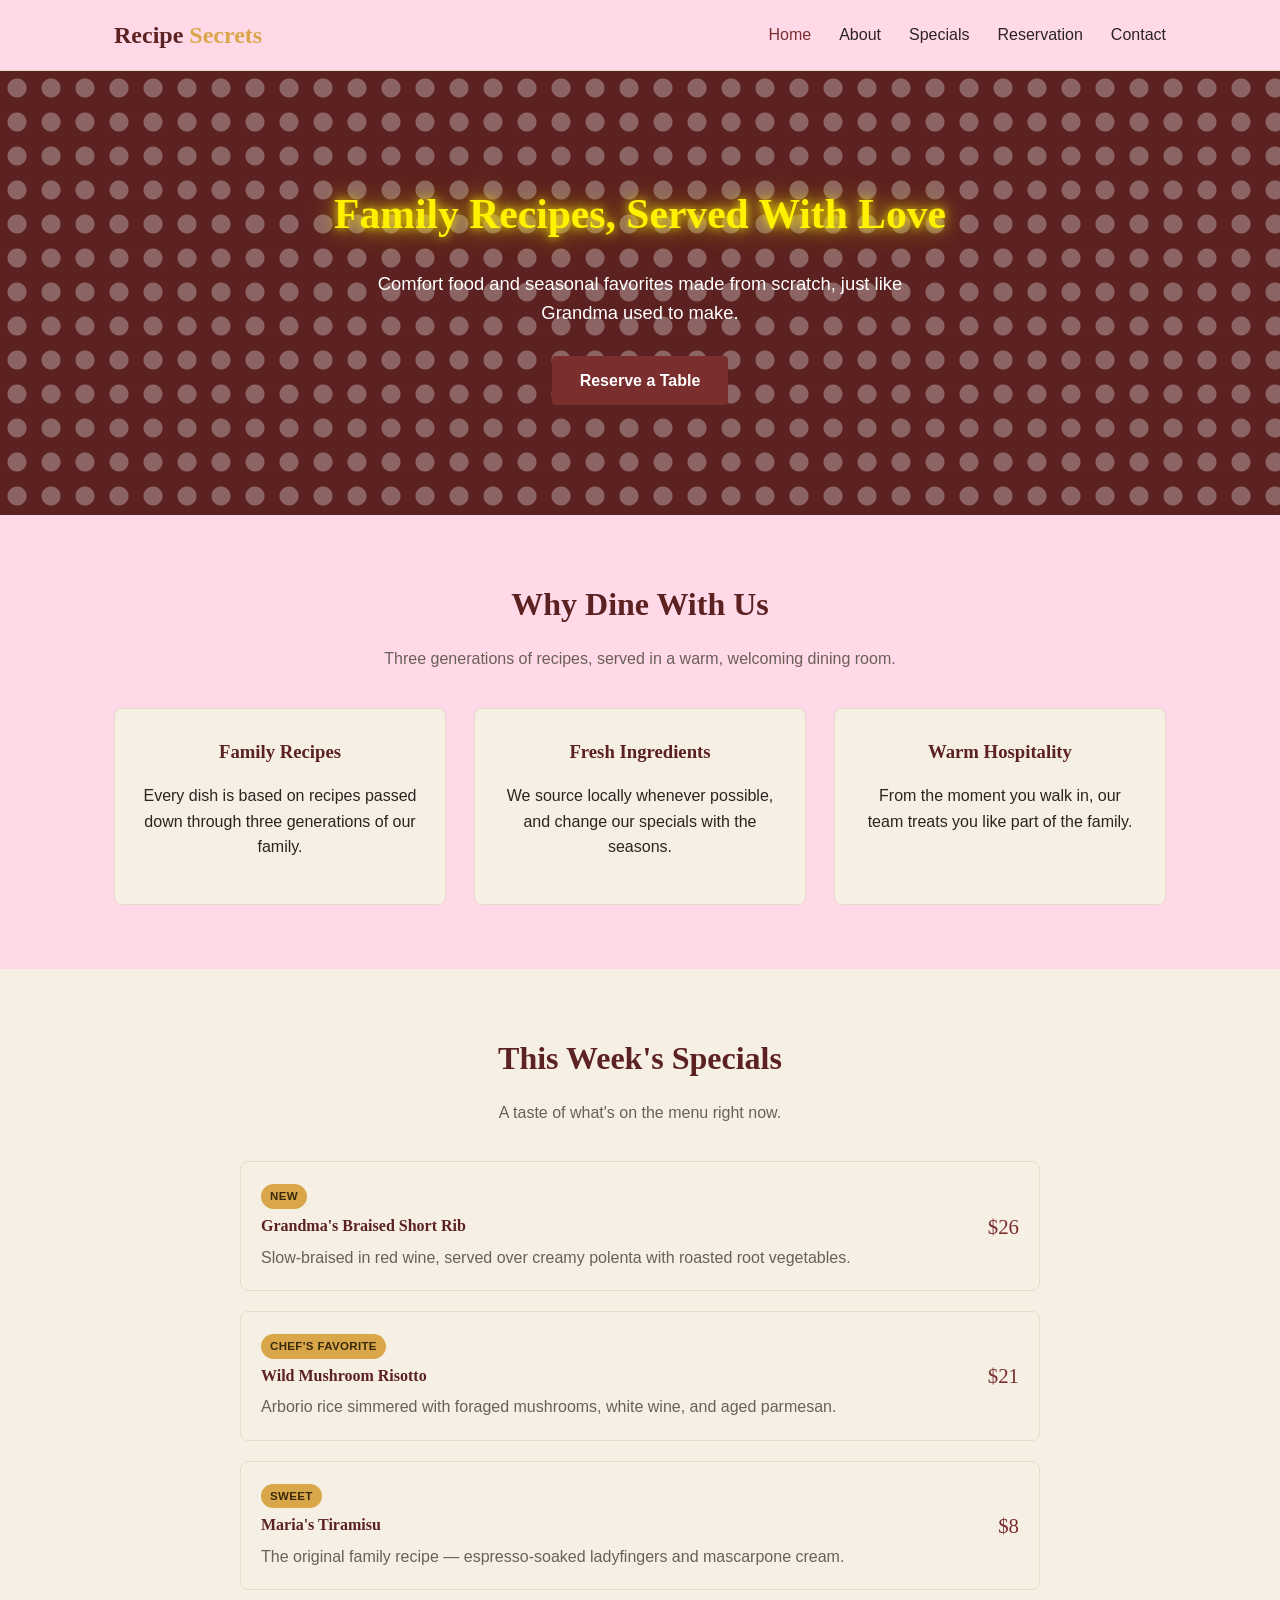
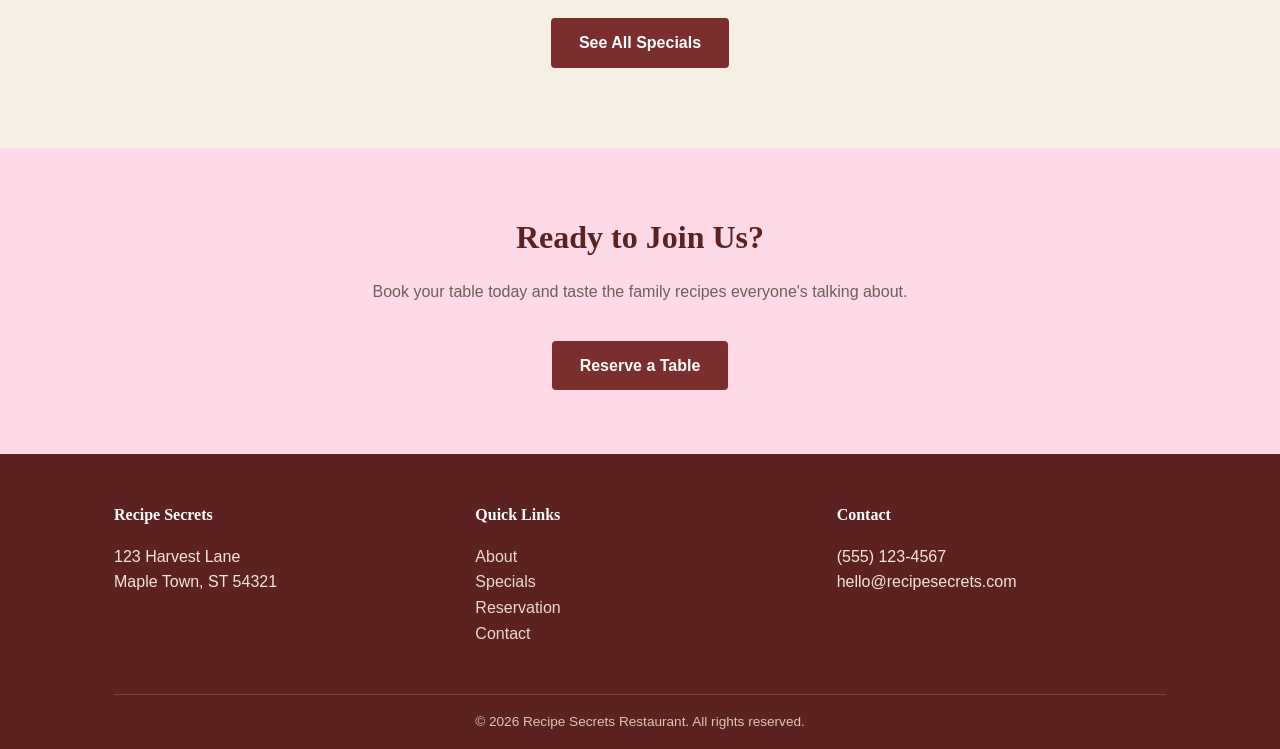
<file: index.html>
<!DOCTYPE html>
<html lang="en">
<head>
<meta charset="UTF-8">
<meta name="viewport" content="width=device-width, initial-scale=1.0">
<title>Recipe Secrets Restaurant | Home</title>
<link rel="stylesheet" href="css/style.css">
</head>
<body>

<header class="site-header">
  <nav class="nav">
    <a href="index.html" class="brand">Recipe <span>Secrets</span></a>
    <button class="nav-toggle" aria-label="Toggle menu">&#9776;</button>
    <ul class="nav-links">
      <li><a href="index.html" class="active">Home</a></li>
      <li><a href="about.html">About</a></li>
      <li><a href="specials.html">Specials</a></li>
      <li><a href="reservation.html">Reservation</a></li>
      <li><a href="contact.html">Contact</a></li>
    </ul>
  </nav>
</header>

<section class="hero">
  <div class="container">
    <h1>Family Recipes, Served With Love</h1>
    <p>Comfort food and seasonal favorites made from scratch, just like Grandma used to make.</p>
    <a href="reservation.html" class="btn">Reserve a Table</a>
  </div>
</section>

<section>
  <div class="container">
    <h2 class="section-title">Why Dine With Us</h2>
    <p class="section-subtitle">Three generations of recipes, served in a warm, welcoming dining room.</p>
    <div class="card-grid">
      <div class="card">
        <h3>Family Recipes</h3>
        <p>Every dish is based on recipes passed down through three generations of our family.</p>
      </div>
      <div class="card">
        <h3>Fresh Ingredients</h3>
        <p>We source locally whenever possible, and change our specials with the seasons.</p>
      </div>
      <div class="card">
        <h3>Warm Hospitality</h3>
        <p>From the moment you walk in, our team treats you like part of the family.</p>
      </div>
    </div>
  </div>
</section>

<section class="bg-alt">
  <div class="container">
    <h2 class="section-title">This Week's Specials</h2>
    <p class="section-subtitle">A taste of what's on the menu right now.</p>
    <div class="menu-list">
      <div class="menu-item">
        <div>
          <span class="badge">New</span>
          <h4>Grandma's Braised Short Rib</h4>
          <p>Slow-braised in red wine, served over creamy polenta with roasted root vegetables.</p>
        </div>
        <div class="price">$26</div>
      </div>
      <div class="menu-item">
        <div>
          <span class="badge">Chef's Favorite</span>
          <h4>Wild Mushroom Risotto</h4>
          <p>Arborio rice simmered with foraged mushrooms, white wine, and aged parmesan.</p>
        </div>
        <div class="price">$21</div>
      </div>
      <div class="menu-item">
        <div>
          <span class="badge">Sweet</span>
          <h4>Maria's Tiramisu</h4>
          <p>The original family recipe &mdash; espresso-soaked ladyfingers and mascarpone cream.</p>
        </div>
        <div class="price">$8</div>
      </div>
    </div>
    <p style="text-align:center; margin-top:28px;"><a href="specials.html" class="btn">See All Specials</a></p>
  </div>
</section>

<section style="text-align:center;">
  <div class="container">
    <h2 class="section-title">Ready to Join Us?</h2>
    <p class="section-subtitle">Book your table today and taste the family recipes everyone's talking about.</p>
    <a href="reservation.html" class="btn">Reserve a Table</a>
  </div>
</section>

<footer class="site-footer">
  <div class="container">
    <div class="footer-grid">
      <div>
        <h4>Recipe Secrets</h4>
        <p>123 Harvest Lane<br>Maple Town, ST 54321</p>
      </div>
      <div>
        <h4>Quick Links</h4>
        <p><a href="about.html">About</a><br>
        <a href="specials.html">Specials</a><br>
        <a href="reservation.html">Reservation</a><br>
        <a href="contact.html">Contact</a></p>
      </div>
      <div>
        <h4>Contact</h4>
        <p>(555) 123-4567<br>hello@recipesecrets.com</p>
      </div>
    </div>
    <div class="footer-bottom">&copy; 2026 Recipe Secrets Restaurant. All rights reserved.</div>
  </div>
</footer>

<script src="js/main.js"></script>
</body>
</html>
</file>
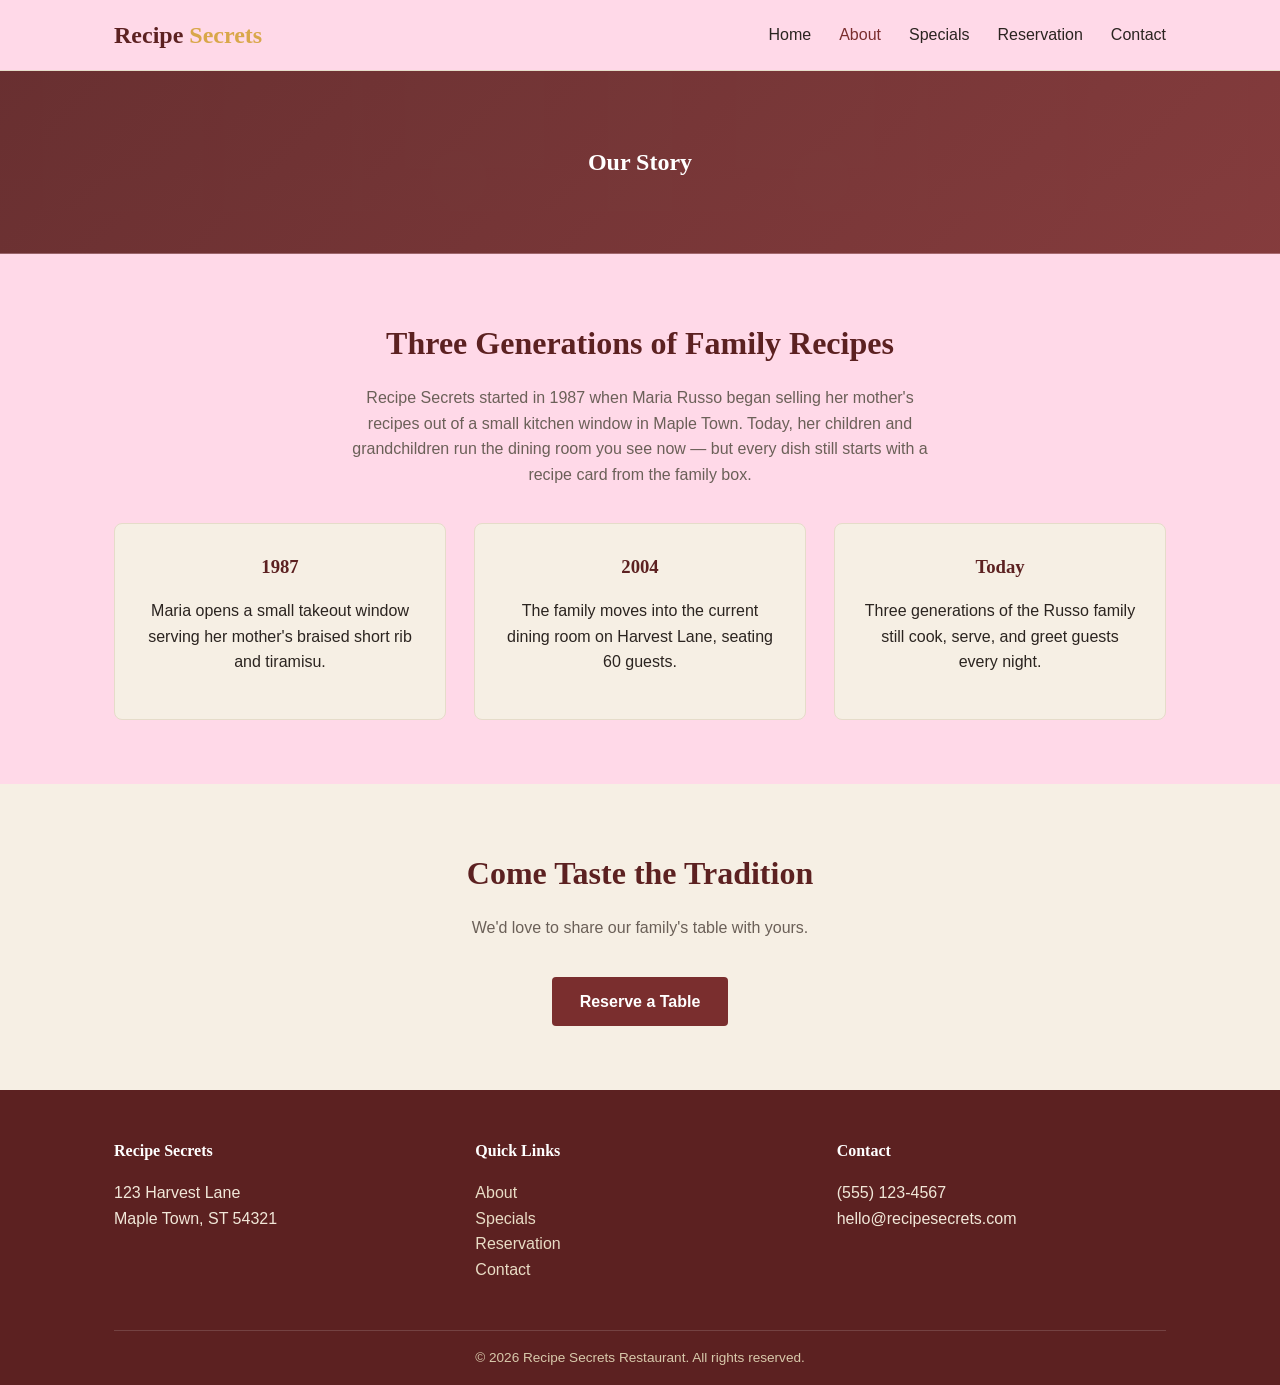
<file: about.html>
<!DOCTYPE html>
<html lang="en">
<head>
<meta charset="UTF-8">
<meta name="viewport" content="width=device-width, initial-scale=1.0">
<title>Recipe Secrets Restaurant | About</title>
<link rel="stylesheet" href="css/style.css">
</head>
<body>

<header class="site-header">
  <nav class="nav">
    <a href="index.html" class="brand">Recipe <span>Secrets</span></a>
    <button class="nav-toggle" aria-label="Toggle menu">&#9776;</button>
    <ul class="nav-links">
      <li><a href="index.html">Home</a></li>
      <li><a href="about.html" class="active">About</a></li>
      <li><a href="specials.html">Specials</a></li>
      <li><a href="reservation.html">Reservation</a></li>
      <li><a href="contact.html">Contact</a></li>
    </ul>
  </nav>
</header>

<section class="page-hero">
  <div class="container"><h1>Our Story</h1></div>
</section>

<section>
  <div class="container">
    <h2 class="section-title">Three Generations of Family Recipes</h2>
    <p class="section-subtitle">
      Recipe Secrets started in 1987 when Maria Russo began selling her mother's recipes out of a
      small kitchen window in Maple Town. Today, her children and grandchildren run the dining room
      you see now &mdash; but every dish still starts with a recipe card from the family box.
    </p>
    <div class="card-grid">
      <div class="card">
        <h3>1987</h3>
        <p>Maria opens a small takeout window serving her mother's braised short rib and tiramisu.</p>
      </div>
      <div class="card">
        <h3>2004</h3>
        <p>The family moves into the current dining room on Harvest Lane, seating 60 guests.</p>
      </div>
      <div class="card">
        <h3>Today</h3>
        <p>Three generations of the Russo family still cook, serve, and greet guests every night.</p>
      </div>
    </div>
  </div>
</section>

<section class="bg-alt" style="text-align:center;">
  <div class="container">
    <h2 class="section-title">Come Taste the Tradition</h2>
    <p class="section-subtitle">We'd love to share our family's table with yours.</p>
    <a href="reservation.html" class="btn">Reserve a Table</a>
  </div>
</section>

<footer class="site-footer">
  <div class="container">
    <div class="footer-grid">
      <div>
        <h4>Recipe Secrets</h4>
        <p>123 Harvest Lane<br>Maple Town, ST 54321</p>
      </div>
      <div>
        <h4>Quick Links</h4>
        <p><a href="about.html">About</a><br>
        <a href="specials.html">Specials</a><br>
        <a href="reservation.html">Reservation</a><br>
        <a href="contact.html">Contact</a></p>
      </div>
      <div>
        <h4>Contact</h4>
        <p>(555) 123-4567<br>hello@recipesecrets.com</p>
      </div>
    </div>
    <div class="footer-bottom">&copy; 2026 Recipe Secrets Restaurant. All rights reserved.</div>
  </div>
</footer>

<script src="js/main.js"></script>
</body>
</html>
</file>
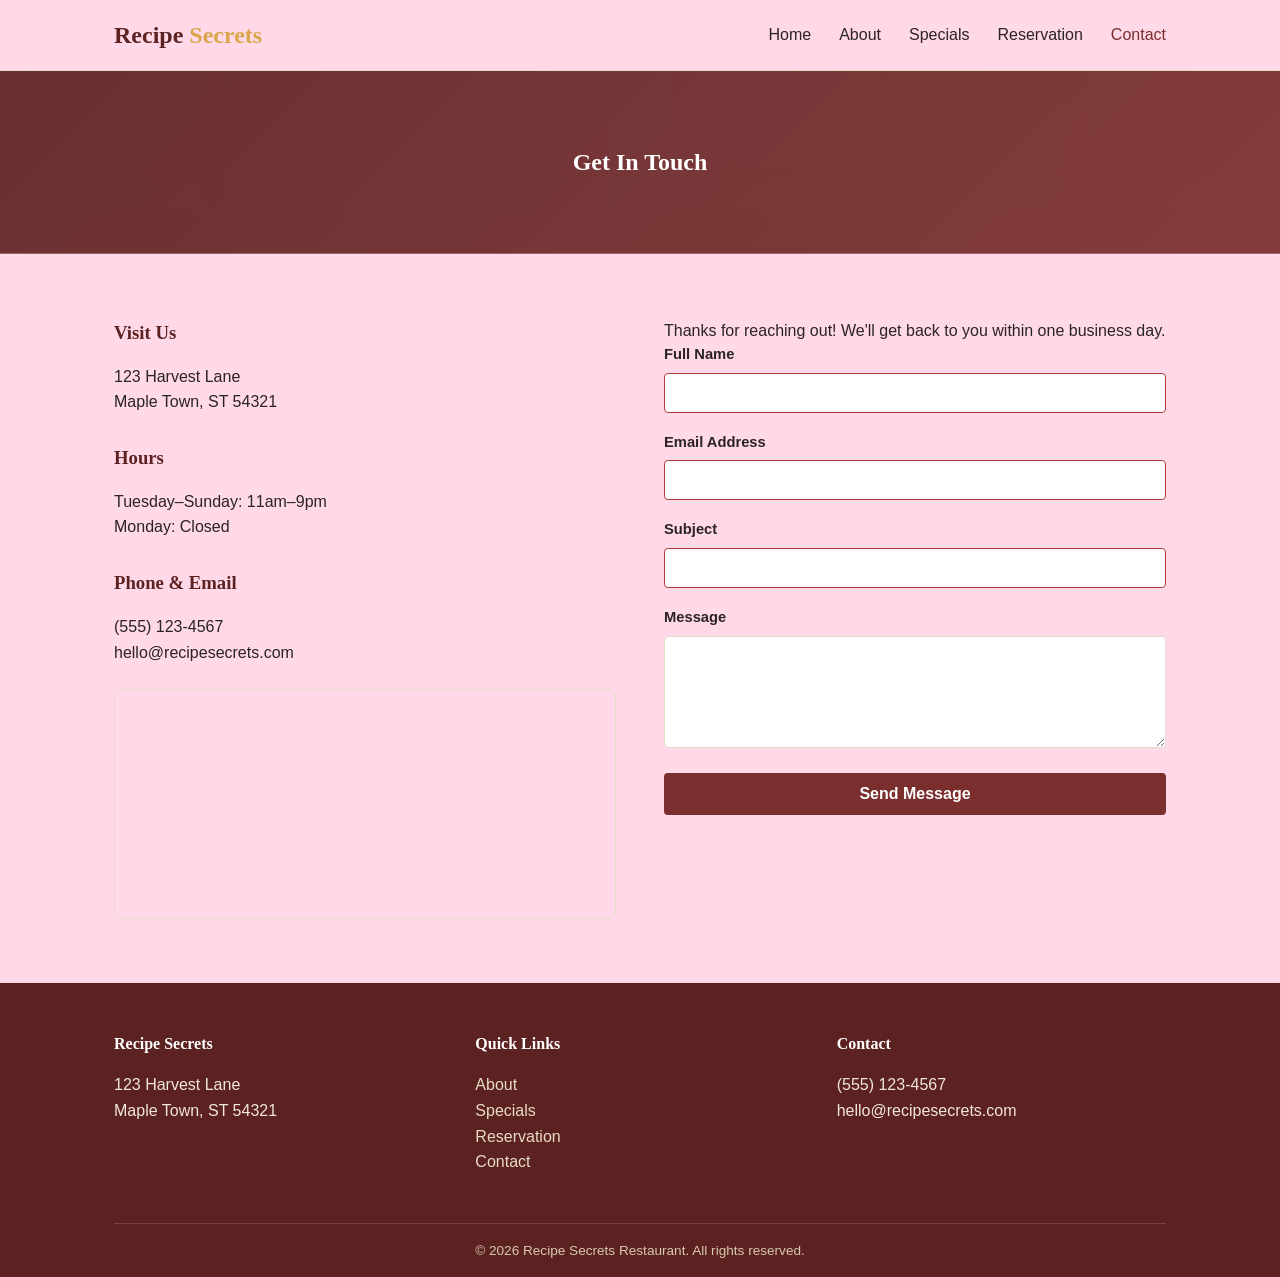
<file: contact.html>
<!DOCTYPE html>
<html lang="en">
<head>
<meta charset="UTF-8">
<meta name="viewport" content="width=device-width, initial-scale=1.0">
<title>Recipe Secrets Restaurant | Contact</title>
<link rel="stylesheet" href="css/style.css">
</head>
<body>

<header class="site-header">
  <nav class="nav">
    <a href="index.html" class="brand">Recipe <span>Secrets</span></a>
    <button class="nav-toggle" aria-label="Toggle menu">&#9776;</button>
    <ul class="nav-links">
      <li><a href="index.html">Home</a></li>
      <li><a href="about.html">About</a></li>
      <li><a href="specials.html">Specials</a></li>
      <li><a href="reservation.html">Reservation</a></li>
      <li><a href="contact.html" class="active">Contact</a></li>
    </ul>
  </nav>
</header>

<section class="page-hero">
  <div class="container"><h1>Get In Touch</h1></div>
</section>

<section>
  <div class="container contact-grid">
    <div class="contact-info">
      <h3>Visit Us</h3>
      <p>123 Harvest Lane<br>Maple Town, ST 54321</p>

      <h3>Hours</h3>
      <p>Tuesday&ndash;Sunday: 11am&ndash;9pm<br>Monday: Closed</p>

      <h3>Phone &amp; Email</h3>
      <p>(555) 123-4567<br>hello@recipesecrets.com</p>

      <div class="map-embed">
        <iframe
          src="https://www.google.com/maps?q=Maple+Town&output=embed"
          width="100%" height="220" style="border:0;" loading="lazy"
          referrerpolicy="no-referrer-when-downgrade" title="Restaurant location map">
        </iframe>
      </div>
    </div>

    <div>
      <div id="contact-success">Thanks for reaching out! We'll get back to you within one business day.</div>
      <form id="contact-form">
        <div>
          <label for="c-name">Full Name</label>
          <input type="text" id="c-name" name="name" required>
        </div>
        <div>
          <label for="c-email">Email Address</label>
          <input type="email" id="c-email" name="email" required>
        </div>
        <div>
          <label for="c-subject">Subject</label>
          <input type="text" id="c-subject" name="subject" required>
        </div>
        <div>
          <label for="c-message">Message</label>
          <textarea id="c-message" name="message" rows="5" required></textarea>
        </div>
        <button type="submit" class="btn" style="justify-self:center;">Send Message</button>
      </form>
    </div>
  </div>
</section>

<footer class="site-footer">
  <div class="container">
    <div class="footer-grid">
      <div>
        <h4>Recipe Secrets</h4>
        <p>123 Harvest Lane<br>Maple Town, ST 54321</p>
      </div>
      <div>
        <h4>Quick Links</h4>
        <p><a href="about.html">About</a><br>
        <a href="specials.html">Specials</a><br>
        <a href="reservation.html">Reservation</a><br>
        <a href="contact.html">Contact</a></p>
      </div>
      <div>
        <h4>Contact</h4>
        <p>(555) 123-4567<br>hello@recipesecrets.com</p>
      </div>
    </div>
    <div class="footer-bottom">&copy; 2026 Recipe Secrets Restaurant. All rights reserved.</div>
  </div>
</footer>

<script src="js/main.js"></script>
</body>
</html>
</file>
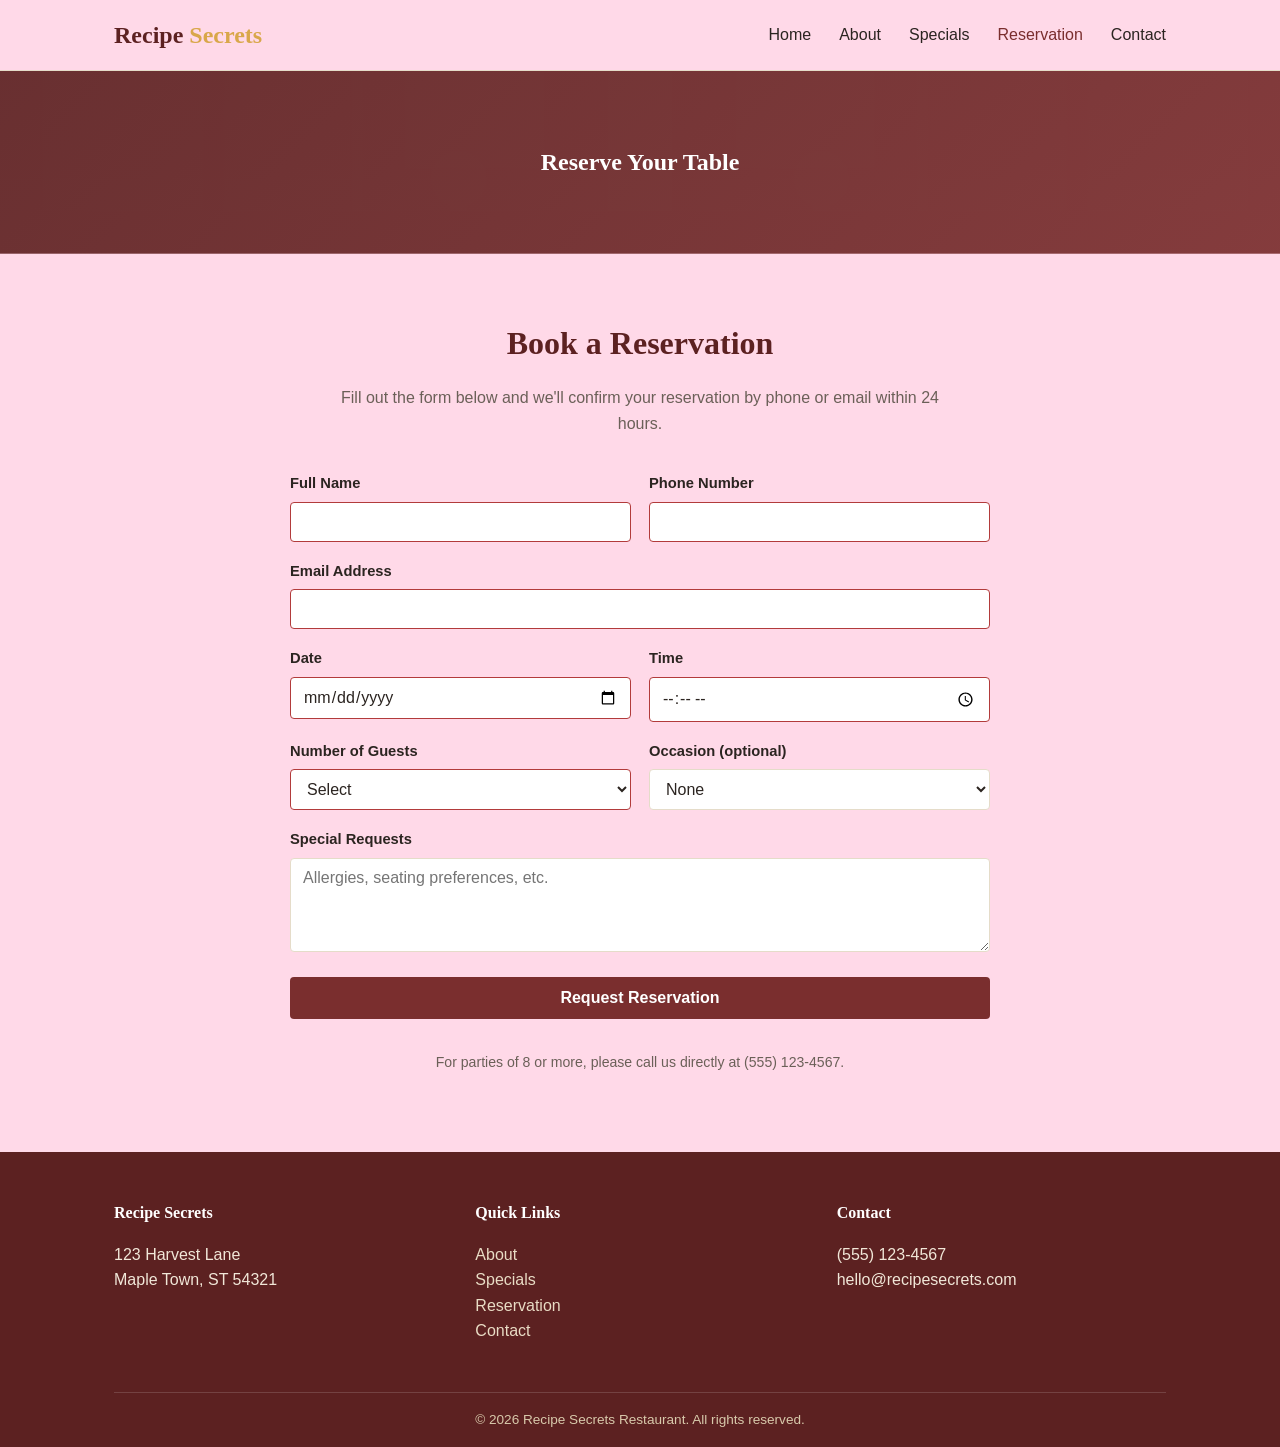
<file: reservation.html>
<!DOCTYPE html>
<html lang="en">
<head>
<meta charset="UTF-8">
<meta name="viewport" content="width=device-width, initial-scale=1.0">
<title>Recipe Secrets Restaurant | Reservation</title>
<link rel="stylesheet" href="css/style.css">
</head>
<body>

<header class="site-header">
  <nav class="nav">
    <a href="index.html" class="brand">Recipe <span>Secrets</span></a>
    <button class="nav-toggle" aria-label="Toggle menu">&#9776;</button>
    <ul class="nav-links">
      <li><a href="index.html">Home</a></li>
      <li><a href="about.html">About</a></li>
      <li><a href="specials.html">Specials</a></li>
      <li><a href="reservation.html" class="active">Reservation</a></li>
      <li><a href="contact.html">Contact</a></li>
    </ul>
  </nav>
</header>

<section class="page-hero">
  <div class="container"><h1>Reserve Your Table</h1></div>
</section>

<section>
  <div class="container">
    <h2 class="section-title">Book a Reservation</h2>
    <p class="section-subtitle">Fill out the form below and we'll confirm your reservation by phone or email within 24 hours.</p>

    <div id="form-success">Thank you! Your reservation request has been received. We'll be in touch shortly to confirm.</div>

    <form id="reservation-form">
      <div class="form-row">
        <div>
          <label for="name">Full Name</label>
          <input type="text" id="name" name="name" required>
        </div>
        <div>
          <label for="phone">Phone Number</label>
          <input type="tel" id="phone" name="phone" required>
        </div>
      </div>

      <div>
        <label for="email">Email Address</label>
        <input type="email" id="email" name="email" required>
      </div>

      <div class="form-row">
        <div>
          <label for="date">Date</label>
          <input type="date" id="date" name="date" required>
        </div>
        <div>
          <label for="time">Time</label>
          <input type="time" id="time" name="time" required>
        </div>
      </div>

      <div class="form-row">
        <div>
          <label for="guests">Number of Guests</label>
          <select id="guests" name="guests" required>
            <option value="">Select</option>
            <option>1</option>
            <option>2</option>
            <option>3</option>
            <option>4</option>
            <option>5</option>
            <option>6</option>
            <option>7+</option>
          </select>
        </div>
        <div>
          <label for="occasion">Occasion (optional)</label>
          <select id="occasion" name="occasion">
            <option value="">None</option>
            <option>Birthday</option>
            <option>Anniversary</option>
            <option>Business</option>
            <option>Other</option>
          </select>
        </div>
      </div>

      <div>
        <label for="notes">Special Requests</label>
        <textarea id="notes" name="notes" rows="4" placeholder="Allergies, seating preferences, etc."></textarea>
      </div>

      <button type="submit" class="btn" style="justify-self:center;">Request Reservation</button>
      <p class="form-note">For parties of 8 or more, please call us directly at (555) 123-4567.</p>
    </form>
  </div>
</section>

<footer class="site-footer">
  <div class="container">
    <div class="footer-grid">
      <div>
        <h4>Recipe Secrets</h4>
        <p>123 Harvest Lane<br>Maple Town, ST 54321</p>
      </div>
      <div>
        <h4>Quick Links</h4>
        <p><a href="about.html">About</a><br>
        <a href="specials.html">Specials</a><br>
        <a href="reservation.html">Reservation</a><br>
        <a href="contact.html">Contact</a></p>
      </div>
      <div>
        <h4>Contact</h4>
        <p>(555) 123-4567<br>hello@recipesecrets.com</p>
      </div>
    </div>
    <div class="footer-bottom">&copy; 2026 Recipe Secrets Restaurant. All rights reserved.</div>
  </div>
</footer>

<script src="js/main.js"></script>
</body>
</html>
</file>
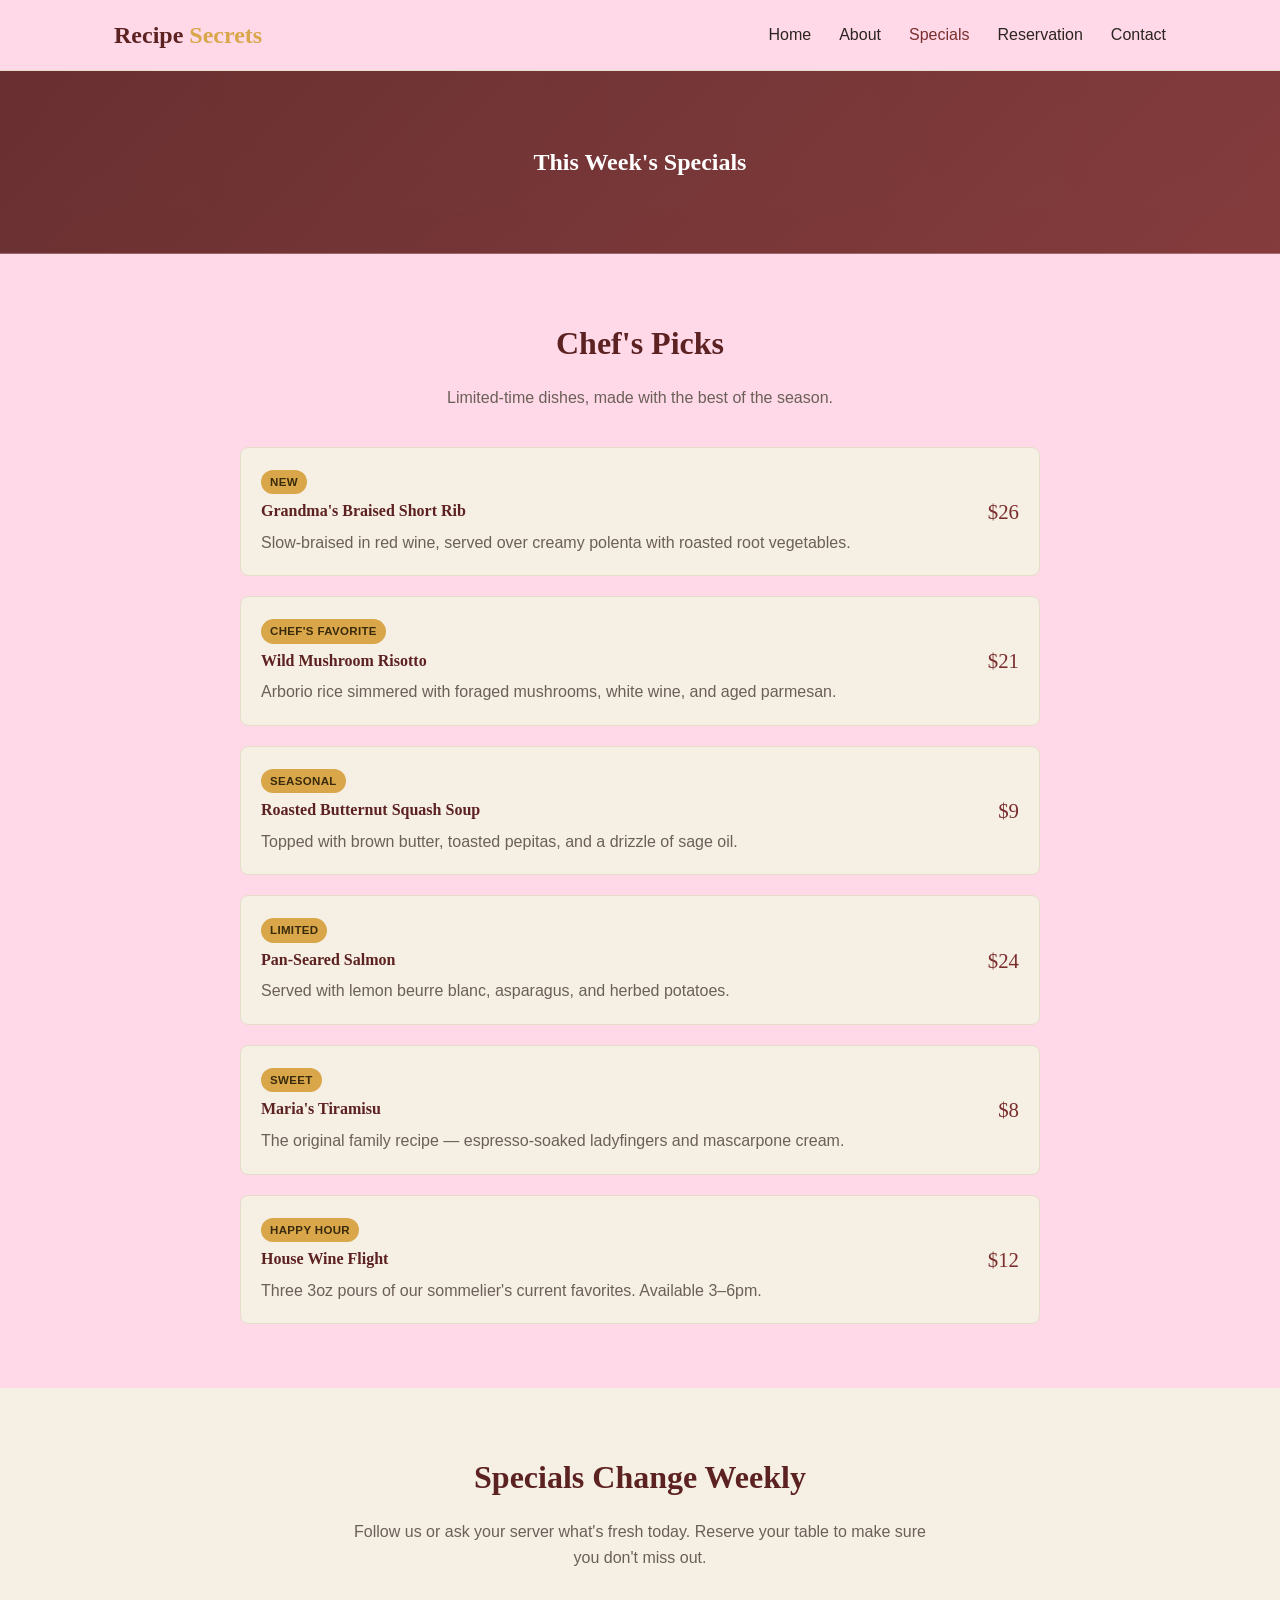
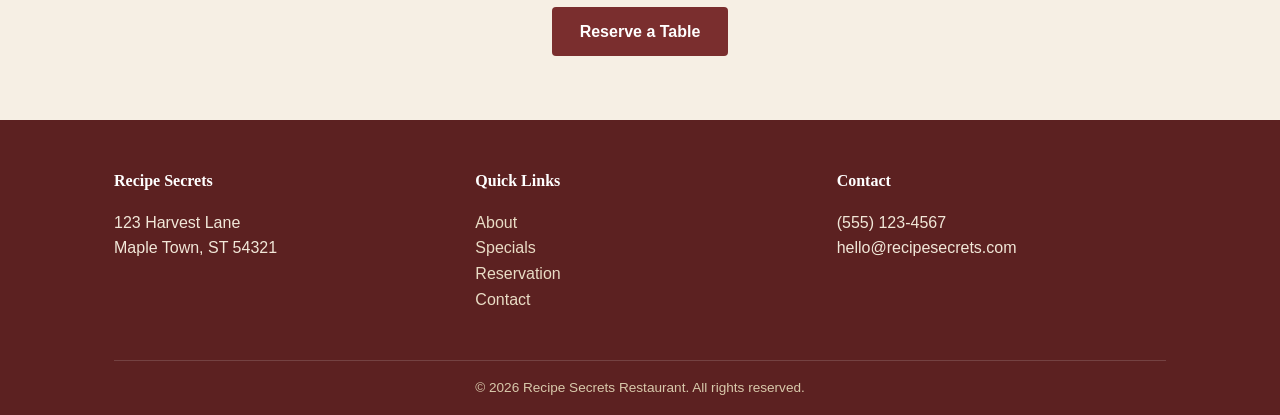
<file: specials.html>
<!DOCTYPE html>
<html lang="en">
<head>
<meta charset="UTF-8">
<meta name="viewport" content="width=device-width, initial-scale=1.0">
<title>Recipe Secrets Restaurant | Specials</title>
<link rel="stylesheet" href="css/style.css">
</head>
<body>

<header class="site-header">
  <nav class="nav">
    <a href="index.html" class="brand">Recipe <span>Secrets</span></a>
    <button class="nav-toggle" aria-label="Toggle menu">&#9776;</button>
    <ul class="nav-links">
      <li><a href="index.html">Home</a></li>
      <li><a href="about.html">About</a></li>
      <li><a href="specials.html" class="active">Specials</a></li>
      <li><a href="reservation.html">Reservation</a></li>
      <li><a href="contact.html">Contact</a></li>
    </ul>
  </nav>
</header>

<section class="page-hero">
  <div class="container"><h1>This Week's Specials</h1></div>
</section>

<section>
  <div class="container">
    <h2 class="section-title">Chef's Picks</h2>
    <p class="section-subtitle">Limited-time dishes, made with the best of the season.</p>
    <div class="menu-list">
      <div class="menu-item">
        <div>
          <span class="badge">New</span>
          <h4>Grandma's Braised Short Rib</h4>
          <p>Slow-braised in red wine, served over creamy polenta with roasted root vegetables.</p>
        </div>
        <div class="price">$26</div>
      </div>
      <div class="menu-item">
        <div>
          <span class="badge">Chef's Favorite</span>
          <h4>Wild Mushroom Risotto</h4>
          <p>Arborio rice simmered with foraged mushrooms, white wine, and aged parmesan.</p>
        </div>
        <div class="price">$21</div>
      </div>
      <div class="menu-item">
        <div>
          <span class="badge">Seasonal</span>
          <h4>Roasted Butternut Squash Soup</h4>
          <p>Topped with brown butter, toasted pepitas, and a drizzle of sage oil.</p>
        </div>
        <div class="price">$9</div>
      </div>
      <div class="menu-item">
        <div>
          <span class="badge">Limited</span>
          <h4>Pan-Seared Salmon</h4>
          <p>Served with lemon beurre blanc, asparagus, and herbed potatoes.</p>
        </div>
        <div class="price">$24</div>
      </div>
      <div class="menu-item">
        <div>
          <span class="badge">Sweet</span>
          <h4>Maria's Tiramisu</h4>
          <p>The original family recipe &mdash; espresso-soaked ladyfingers and mascarpone cream.</p>
        </div>
        <div class="price">$8</div>
      </div>
      <div class="menu-item">
        <div>
          <span class="badge">Happy Hour</span>
          <h4>House Wine Flight</h4>
          <p>Three 3oz pours of our sommelier's current favorites. Available 3&ndash;6pm.</p>
        </div>
        <div class="price">$12</div>
      </div>
    </div>
  </div>
</section>

<section class="bg-alt" style="text-align:center;">
  <div class="container">
    <h2 class="section-title">Specials Change Weekly</h2>
    <p class="section-subtitle">Follow us or ask your server what's fresh today. Reserve your table to make sure you don't miss out.</p>
    <a href="reservation.html" class="btn">Reserve a Table</a>
  </div>
</section>

<footer class="site-footer">
  <div class="container">
    <div class="footer-grid">
      <div>
        <h4>Recipe Secrets</h4>
        <p>123 Harvest Lane<br>Maple Town, ST 54321</p>
      </div>
      <div>
        <h4>Quick Links</h4>
        <p><a href="about.html">About</a><br>
        <a href="specials.html">Specials</a><br>
        <a href="reservation.html">Reservation</a><br>
        <a href="contact.html">Contact</a></p>
      </div>
      <div>
        <h4>Contact</h4>
        <p>(555) 123-4567<br>hello@recipesecrets.com</p>
      </div>
    </div>
    <div class="footer-bottom">&copy; 2026 Recipe Secrets Restaurant. All rights reserved.</div>
  </div>
</footer>

<script src="js/main.js"></script>
</body>
</html>
</file>
<file: css/style.css>
/* Recipe Secrets Restaurant — shared stylesheet */

:root {
  --color-primary: #7a2e2e;
  --color-primary-dark: #5c2121;
  --color-accent: #d9a74a;
  --color-text: #2b2420;
  --color-text-light: #6b6058;
  --color-bg: #ffd9e8;
  --color-bg-alt: #f6efe4;
  --color-border: #e5dcc9;
  --font-heading: Georgia, 'Times New Roman', serif;
  --font-body: 'Segoe UI', Tahoma, Verdana, sans-serif;
  --max-width: 1100px;
}

* { box-sizing: border-box; }

html, body {
  margin: 0;
  padding: 0;
}

body {
  font-family: var(--font-body);
  color: var(--color-text);
  background: var(--color-bg);
  line-height: 1.6;
}

h1, h2, h3, h4 {
  font-family: var(--font-heading);
  color: var(--color-primary-dark);
  margin: 0 0 0.5em;
}

a {
  color: var(--color-primary);
  text-decoration: none;
}

a:hover {
  text-decoration: underline;
}

img {
  max-width: 100%;
  display: block;
}

.container {
  max-width: var(--max-width);
  margin: 0 auto;
  padding: 0 24px;
}

/* Header / Nav */
.site-header {
  background: var(--color-bg);
  border-bottom: 1px solid var(--color-border);
  position: sticky;
  top: 0;
  z-index: 100;
}

.nav {
  max-width: var(--max-width);
  margin: 0 auto;
  display: flex;
  align-items: center;
  justify-content: space-between;
  padding: 16px 24px;
}

.brand {
  font-family: var(--font-heading);
  font-size: 1.5rem;
  color: var(--color-primary-dark);
  font-weight: bold;
}

.brand span {
  color: var(--color-accent);
}

.nav-links {
  display: flex;
  list-style: none;
  gap: 28px;
  margin: 0;
  padding: 0;
}

.nav-links a {
  color: var(--color-text);
  font-weight: 500;
}

.nav-links a.active,
.nav-links a:hover {
  color: var(--color-primary);
}

.nav-toggle {
  display: none;
  background: none;
  border: none;
  font-size: 1.6rem;
  color: var(--color-primary-dark);
  cursor: pointer;
}

/* Hero */
.page-hero {
  background:
    linear-gradient(135deg, rgba(92, 33, 33, 0.92), rgba(122, 46, 46, 0.92)),
    url('../images/hero-restaurant.svg');
  background-size: cover, cover;
  background-position: center, center bottom;
  background-repeat: no-repeat, no-repeat;
  color: #fff;
  padding: 72px 0;
  text-align: center;
}

.page-hero h1 {
  color: #fff;
  margin: 0;
}

.hero {
  background-color: var(--color-primary-dark);
  background-image: radial-gradient(circle, rgba(255, 255, 255, 0.3) 9px, transparent 10px);
  background-size: 34px 34px;
  color: #fff;
  padding: 110px 0;
  text-align: center;
}

.hero h1 {
  color: #fff200;
  font-size: 2.6rem;
  text-shadow:
    0 0 10px rgba(255, 242, 0, 0.8),
    0 0 20px rgba(255, 242, 0, 0.6),
    0 0 40px rgba(255, 242, 0, 0.4);
  animation: glow-flow 2.5s ease-in-out infinite alternate;
}

@keyframes glow-flow {
  from {
    text-shadow:
      0 0 10px rgba(255, 242, 0, 0.8),
      0 0 20px rgba(255, 242, 0, 0.6),
      0 0 40px rgba(255, 242, 0, 0.4);
  }
  to {
    text-shadow:
      0 0 18px rgba(255, 242, 0, 1),
      0 0 36px rgba(255, 242, 0, 0.9),
      0 0 60px rgba(255, 242, 0, 0.7);
  }
}

.hero p {
  font-size: 1.15rem;
  max-width: 600px;
  margin: 16px auto 28px;
}

/* Sections */
section {
  padding: 64px 0;
}

.bg-alt {
  background: var(--color-bg-alt);
}

.section-title {
  text-align: center;
  font-size: 2rem;
}

.section-subtitle {
  text-align: center;
  color: var(--color-text-light);
  max-width: 600px;
  margin: 0 auto 36px;
}

/* Buttons */
.btn {
  display: inline-block;
  background: var(--color-primary);
  color: #fff;
  padding: 12px 28px;
  border-radius: 4px;
  font-weight: 600;
  border: none;
  cursor: pointer;
  font-size: 1rem;
}

.btn:hover {
  background: var(--color-primary-dark);
  text-decoration: none;
}

/* Menu / specials list */
.menu-list {
  display: flex;
  flex-direction: column;
  gap: 20px;
  max-width: 800px;
  margin: 0 auto;
}

.menu-item {
  display: flex;
  justify-content: space-between;
  gap: 24px;
  padding: 20px;
  background: var(--color-bg-alt);
  border-radius: 8px;
  border: 1px solid var(--color-border);
}

.menu-item h4 {
  margin: 4px 0 6px;
}

.menu-item p {
  margin: 0;
  color: var(--color-text-light);
}

.badge {
  display: inline-block;
  background: var(--color-accent);
  color: #3a2a0c;
  font-size: 0.72rem;
  font-weight: 700;
  text-transform: uppercase;
  letter-spacing: 0.03em;
  padding: 3px 9px;
  border-radius: 999px;
}

.price {
  font-family: var(--font-heading);
  font-size: 1.3rem;
  color: var(--color-primary);
  white-space: nowrap;
  align-self: center;
}

/* Cards grid (about / home features) */
.card-grid {
  display: grid;
  grid-template-columns: repeat(3, 1fr);
  gap: 28px;
}

.card {
  background: var(--color-bg-alt);
  border: 1px solid var(--color-border);
  border-radius: 8px;
  padding: 28px;
  text-align: center;
}

.card h3 {
  margin-top: 0;
}

/* Forms */
form {
  max-width: 700px;
  margin: 0 auto;
  display: flex;
  flex-direction: column;
  gap: 18px;
}

.form-row {
  display: grid;
  grid-template-columns: 1fr 1fr;
  gap: 18px;
}

label {
  display: block;
  margin-bottom: 6px;
  font-weight: 600;
  font-size: 0.92rem;
}

input, select, textarea {
  width: 100%;
  padding: 10px 12px;
  border: 1px solid var(--color-border);
  border-radius: 4px;
  font-family: inherit;
  font-size: 1rem;
  background: #fff;
  color: var(--color-text);
}

input:focus, select:focus, textarea:focus {
  outline: 2px solid var(--color-accent);
}

input:invalid:not(:placeholder-shown),
select:invalid {
  border-color: #b23b3b;
}

.form-note {
  text-align: center;
  color: var(--color-text-light);
  font-size: 0.88rem;
}

#form-success {
  display: none;
  background: #e4f3e1;
  border: 1px solid #a9d3a0;
  color: #295c20;
  padding: 14px 18px;
  border-radius: 6px;
  max-width: 700px;
  margin: 0 auto 24px;
  text-align: center;
}

#form-success.visible {
  display: block;
}

.field-error {
  color: #b23b3b;
  font-size: 0.82rem;
  margin-top: 4px;
  display: none;
}

/* Contact */
.contact-grid {
  display: grid;
  grid-template-columns: 1fr 1fr;
  gap: 48px;
  align-items: start;
}

.contact-info h3 {
  margin-top: 28px;
}

.contact-info h3:first-child {
  margin-top: 0;
}

.map-embed {
  border-radius: 8px;
  overflow: hidden;
  border: 1px solid var(--color-border);
  margin-top: 24px;
}

/* Footer */
.site-footer {
  background: var(--color-primary-dark);
  color: #f1e7d8;
  padding: 48px 0 0;
}

.footer-grid {
  display: grid;
  grid-template-columns: repeat(3, 1fr);
  gap: 32px;
  padding-bottom: 32px;
}

.footer-grid h4 {
  color: #fff;
  margin-bottom: 10px;
}

.footer-grid a {
  color: #e9dcc5;
}

.footer-bottom {
  text-align: center;
  padding: 16px 0;
  border-top: 1px solid rgba(255,255,255,0.15);
  font-size: 0.85rem;
  color: #d8c9ab;
}

/* Responsive */
@media (max-width: 800px) {
  .card-grid { grid-template-columns: 1fr; }
  .contact-grid { grid-template-columns: 1fr; }
  .footer-grid { grid-template-columns: 1fr; text-align: center; }
}

@media (max-width: 700px) {
  .nav-toggle { display: block; }

  .nav-links {
    position: absolute;
    top: 100%;
    left: 0;
    right: 0;
    background: var(--color-bg);
    border-bottom: 1px solid var(--color-border);
    flex-direction: column;
    padding: 16px 24px;
    gap: 16px;
    display: none;
  }

  .nav-links.open {
    display: flex;
  }

  .nav { position: relative; }

  .form-row { grid-template-columns: 1fr; }

  .menu-item { flex-direction: column; gap: 8px; }

  .price { align-self: flex-start; }
}
</file>
